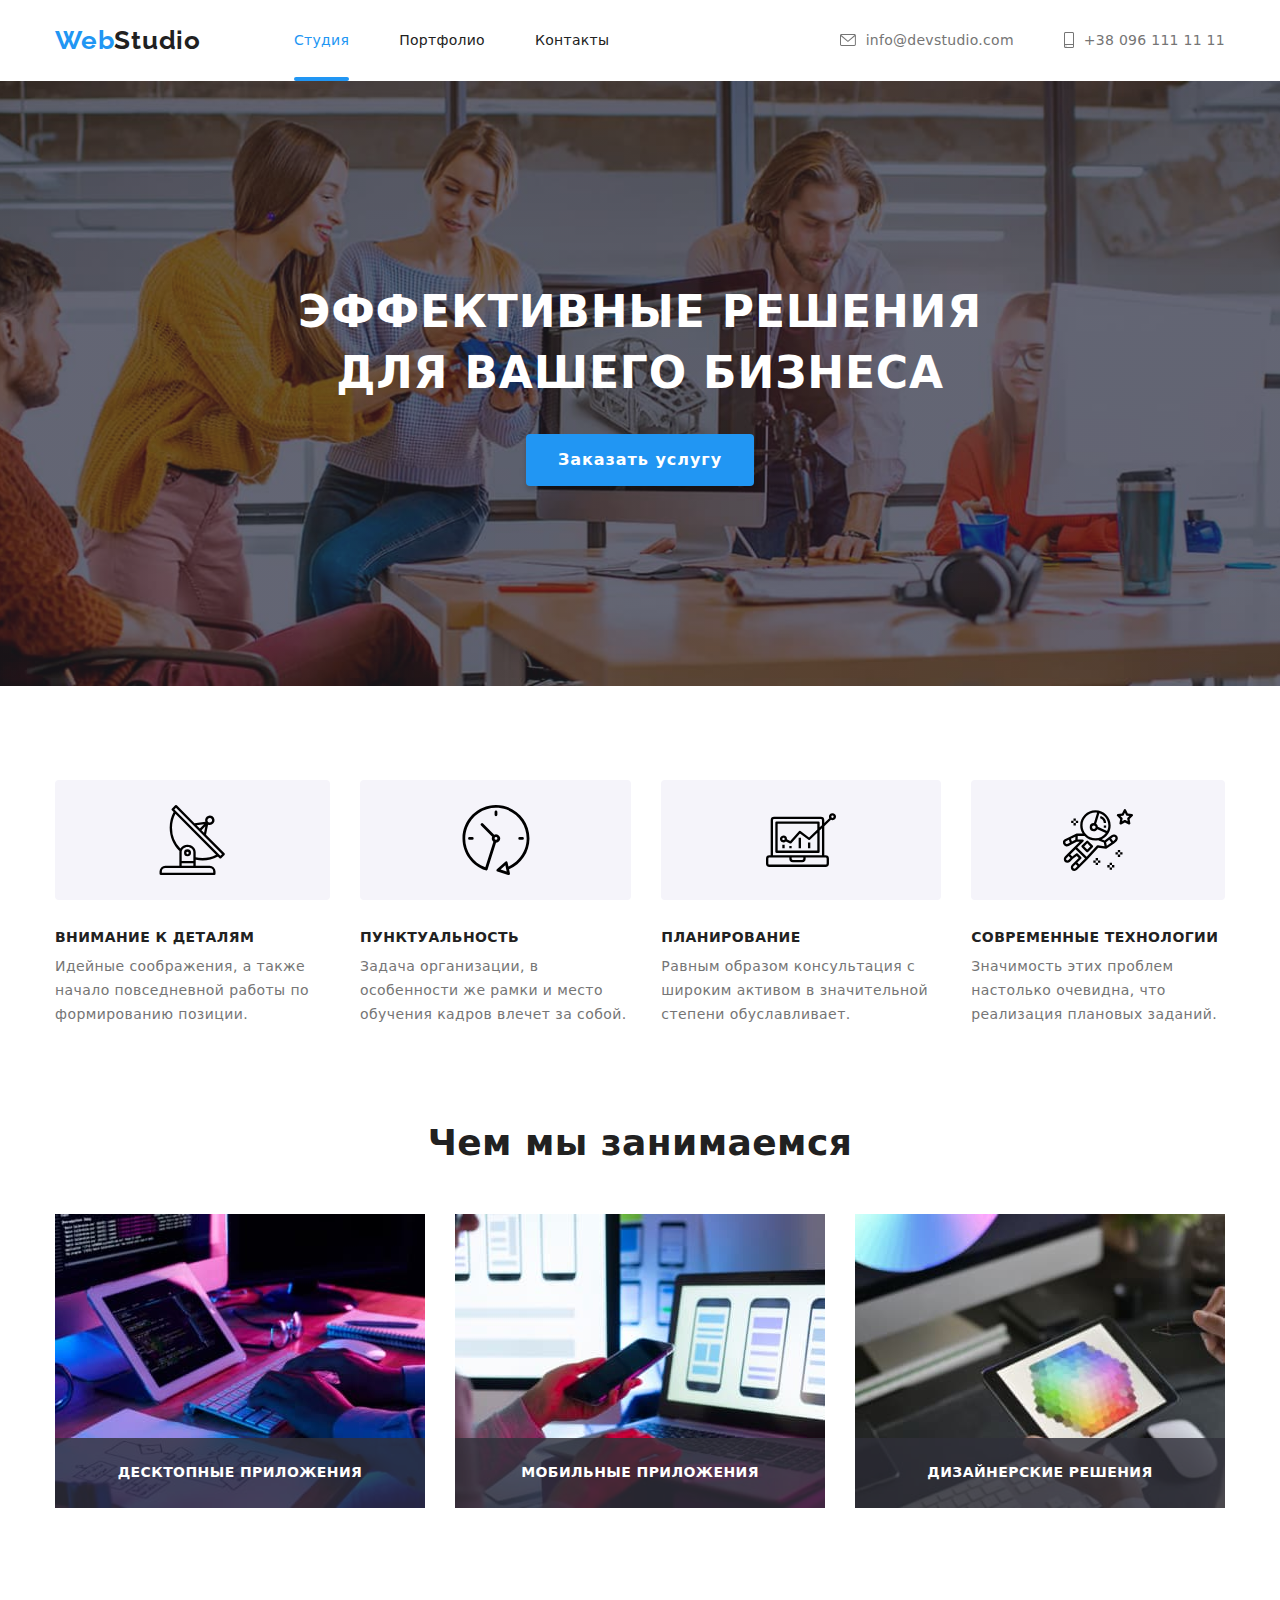
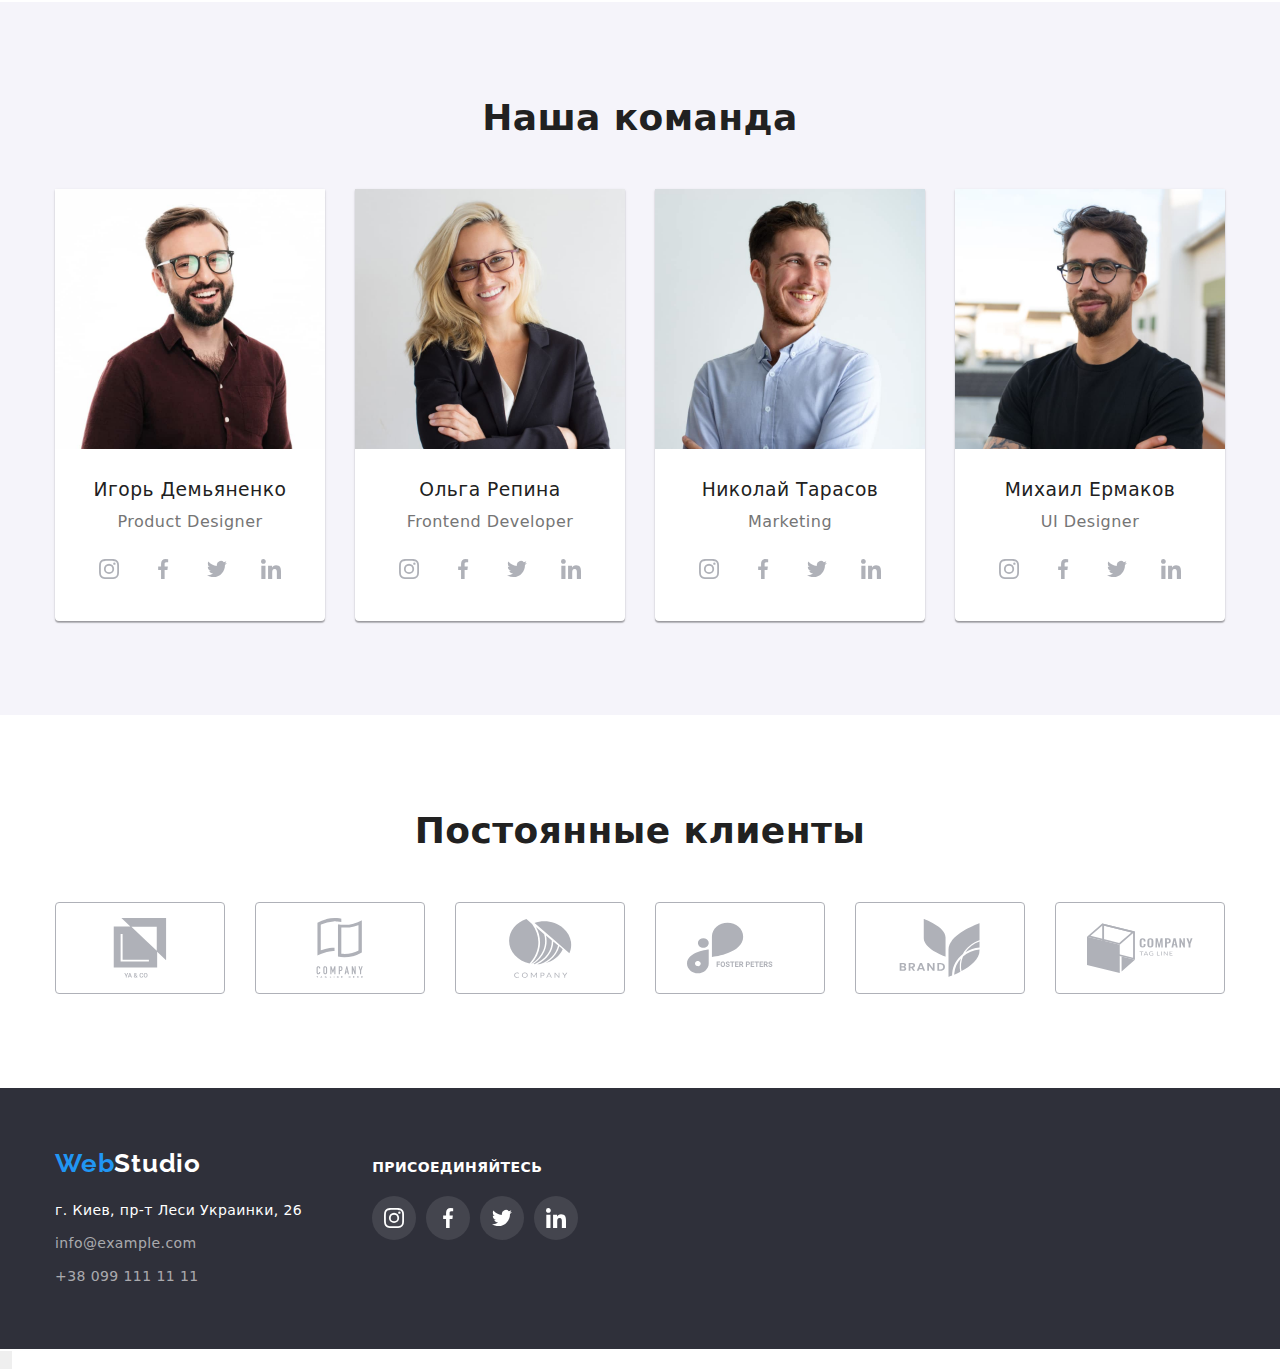
<file: index.html>
<!DOCTYPE html>
<html lang="en">

<head>
    <meta charset="UTF-8">
    <meta http-equiv="X-UA-Compatible" content="IE=edge">
    <meta name="viewport" content="width=device-width, initial-scale=1.0">
    <title>Studio</title>

    <link rel="preconnect" href="https://fonts.googleapis.com">
    <link rel="preconnect" href="https://fonts.gstatic.com" crossorigin>
    <link href="https://fonts.googleapis.com/css2?family=Raleway:wght@700&family=Roboto:wght@400;500;700&display=swap"
        rel="stylesheet">

    <link rel="stylesheet"
    href="https://cdnjs.cloudflare.com/ajax/libs/modern-normalize/1.0.0/modern-normalize.min.css"
    integrity="sha512-ISS7cAi1PEhQ8jnbJpJZMd29NlhNj4AWYyLOSp2CE/CsHxTCu+r+t0D2yoJudVrd0/8fTVPUVDzY5Tvli75u/g=="
    crossorigin="anonymous">

    <link rel="stylesheet" href="./css/modern-normalize.css">
    <link rel="stylesheet" href="./css/styles.css">
</head>

<body>
        <header>
            <div class="conteiner">
                <div class="header-content">
                    <a href="./index.html" class="logo-begin">Web<span class="logo-end">Studio</span></a>
                    <nav class="navigation">
                        <ul class="header-list">
                            <li class="header-item"><a href="./index.html" class="active-page header-item-link">Студия</a></li>
                            <li class="header-item"><a href="./portfolio.html" class="pasiv-link header-item-link">Портфолио</a></li>
                            <li class="header-item"><a href="" class="pasiv-link header-item-link">Контакты</a></li>
                        </ul>
                    </nav>
                    <ul class="header-list header-contacts">
                        <li class="header-item"> 
                            <a href="mailto:info@devstudio.com" class="header-item-link">
                                <svg class="header-icon mail">
                                    <use href="./images/studio/icons.svg#icon-envelope">                                </use>
                                </svg>
                                info@devstudio.com
                            </a> 
                        </li>
                        <li class="header-item"> 
                            <a href="tel:+380961111111" class="header-item-link">
                                <svg class="header-icon phone">
                                    <use href="./images/studio/icons.svg#icon-smartphone">                                </use>
                                </svg>
                                +38 096 111 11 11
                            </a> 
                        </li>
                    </ul>
                </div>
            </div>
        </header>
    <main>
        <section class="hero hero-bg">
            <div class="conteiner">
                <h1 class="hero-title">Эффективные решения <br> для вашего бизнеса</h1>
                <button type="button" class="hero-button" data-modal-open>Заказать услугу</button>
            </div>
        </section>
        <section class="section qualities"> 
            <div class="conteiner">
                <ul class="qualities-list">
                    <li class="qualities-item">
                        <div class="qualities-bg">
                            <svg class="qualities-icon">
                            <use href="./images/studio/icons.svg#icon-attention"></use>
                        </svg>
                        </div>
                        <h3 class="qualities-title">Внимание к деталям</h3>
                        <p class="qualities-description">Идейные соображения, а также начало повседневной работы по
                            формированию позиции.</p>
                    </li>

                    <li class="qualities-item">
                        <div class="qualities-bg">
                            <svg class="qualities-icon">
                            <use href="./images/studio/icons.svg#icon-clock"></use>
                        </svg>
                        </div>
                        <h3 class="qualities-title">Пунктуальность</h3>
                        <p class="qualities-description">Задача организации, в особенности же рамки и место обучения кадров
                            влечет за собой.</p>
                    </li>

                    <li class="qualities-item">
                        <div class="qualities-bg">
                            <svg class="qualities-icon">
                            <use href="./images/studio/icons.svg#icon-diagram"></use>
                        </svg>
                        </div>
                        <h3 class="qualities-title">Планирование</h3>
                        <p class="qualities-description">Равным образом консультация с широким активом в значительной степени
                            обуславливает.</p>
                    </li>

                    <li class="qualities-item">
                        <div class="qualities-bg">
                            <svg class="qualities-icon">
                            <use href="./images/studio/icons.svg#icon-astronaut"></use>
                        </svg>
                        </div>
                        <h3 class="qualities-title">Современные технологии</h3>
                        <p class="qualities-description">Значимость этих проблем настолько очевидна, что реализация плановых
                            заданий.</p>
                    </li>
                </ul>
            </div>
        </section>
        <section class="section">
            <div class="conteiner">
                <h2 class="works-title">Чем мы занимаемся</h2>
                <ul class="works-list">
                    <li class="works-item">
                        <div class="works-item-wraper">
                            <img src="./images/studio/project1.jpg" alt="WorkType" width="370">
                            <p class="works-description">Десктопные приложения</p>
                        </div>
                    </li>
                    <li class="works-item">
                        <div class="works-item-wraper">
                            <img src="./images/studio/project2.jpg" alt="WorkType" width="370">
                            <p class="works-description">Мобильные приложения</p>
                        </div>
                    </li>
                    <li class="works-item">
                        <div class="works-item-wraper">
                            <img src="./images/studio/project3.jpg" alt="WorkType" width="370">
                            <p class="works-description">Дизайнерские решения</p>
                        </div>
                    </li>
                </ul>
            </div>
        </section>
        <section class="section team">
            <div class="conteiner">
                <h2 class="team-title">Наша команда</h2>
                <ul class="team-list">
                    <li class="team-item">
                        <img src="./images/studio/igor.jpg" alt="Worker" >
                        <div class="team-desription">    
                            <h3>Игорь Демьяненко</h3>
                            <p>Product Designer</p>
                            <ul class="team-icons-list">
                                <li class="team-icons-item">
                                    <a href="https://www.instagram.com" class="team-item-link">
                                        <svg class="team-icon">
                                            <use href="./images/studio/icons.svg#icon-instagram"></use>
                                        </svg>
                                    </a>
                                </li>
                                <li class="team-icons-item">
                                    <a href="https://www.facebook.com" class="team-item-link">
                                        <svg class="team-icon">
                                            <use href="./images/studio/icons.svg#icon-facebook"></use>
                                        </svg>
                                    </a>
                                </li>
                                <li class="team-icons-item">
                                    <a href="https://twitter.com" class="team-item-link">
                                        <svg class="team-icon">
                                            <use href="./images/studio/icons.svg#icon-twitter"></use>
                                        </svg>
                                    </a>
                                </li>
                                <li class="team-icons-item">
                                    <a href="https://www.linkedin.com" class="team-item-link">
                                        <svg class="team-icon">
                                            <use href="./images/studio/icons.svg#icon-linkedin"></use>
                                        </svg>
                                    </a>
                                </li>
                            </ul>
                        </div>
                    </li>
                    <li class="team-item">
                        <img src="./images/studio/OlgaR.jpg" alt="Worker">
                        <div class="team-desription">    
                            <h3>Ольга Репина</h3>
                            <p>Frontend Developer</p>
                            <ul class="team-icons-list">
                                <li class="team-icons-item">
                                    <a href="https://www.instagram.com" class="team-item-link">
                                        <svg class="team-icon">
                                            <use href="./images/studio/icons.svg#icon-instagram"></use>
                                        </svg>
                                    </a>
                                </li>
                                <li class="team-icons-item">
                                    <a href="https://www.facebook.com" class="team-item-link">
                                        <svg class="team-icon">
                                            <use href="./images/studio/icons.svg#icon-facebook"></use>
                                        </svg>
                                    </a>
                                </li>
                                <li class="team-icons-item">
                                    <a href="https://twitter.com" class="team-item-link">
                                        <svg class="team-icon">
                                            <use href="./images/studio/icons.svg#icon-twitter"></use>
                                        </svg>
                                    </a>
                                </li>
                                <li class="team-icons-item">
                                    <a href="https://www.linkedin.com" class="team-item-link">
                                        <svg class="team-icon">
                                            <use href="./images/studio/icons.svg#icon-linkedin"></use>
                                        </svg>
                                    </a>
                                </li>
                            </ul>
                        </div>
                    </li>
                    <li class="team-item">
                        <img src="./images/studio/NicolayT.jpg" alt="Worker">
                        <div class="team-desription">    
                            <h3>Николай Тарасов</h3>
                            <p>Marketing</p>
                            <ul class="team-icons-list">
                                <li class="team-icons-item">
                                    <a href="https://www.instagram.com" class="team-item-link">
                                        <svg class="team-icon">
                                            <use href="./images/studio/icons.svg#icon-instagram"></use>
                                        </svg>
                                    </a>
                                </li>
                                <li class="team-icons-item">
                                    <a href="https://www.facebook.com" class="team-item-link">
                                        <svg class="team-icon">
                                            <use href="./images/studio/icons.svg#icon-facebook"></use>
                                        </svg>
                                    </a>
                                </li>
                                <li class="team-icons-item">
                                    <a href="https://twitter.com" class="team-item-link">
                                        <svg class="team-icon">
                                            <use href="./images/studio/icons.svg#icon-twitter"></use>
                                        </svg>
                                    </a>
                                </li>
                                <li class="team-icons-item">
                                    <a href="https://www.linkedin.com" class="team-item-link">
                                        <svg class="team-icon">
                                            <use href="./images/studio/icons.svg#icon-linkedin"></use>
                                        </svg>
                                    </a>
                                </li>
                            </ul>
                        </div>
                    </li>
                    <li class="team-item">
                        <img src="./images/studio/MihailE.jpg" alt="Worker">
                        <div class="team-desription">    
                            <h3>Михаил Ермаков</h3>
                            <p>UI Designer</p>
                            <ul class="team-icons-list">
                                <li class="team-icons-item">
                                    <a href="https://www.instagram.com" class="team-item-link">
                                        <svg class="team-icon">
                                            <use href="./images/studio/icons.svg#icon-instagram"></use>
                                        </svg>
                                    </a>
                                </li>
                                <li class="team-icons-item">
                                    <a href="https://www.facebook.com" class="team-item-link">
                                        <svg class="team-icon">
                                            <use href="./images/studio/icons.svg#icon-facebook"></use>
                                        </svg>
                                    </a>
                                </li>
                                <li class="team-icons-item">
                                    <a href="https://twitter.com" class="team-item-link">
                                        <svg class="team-icon">
                                            <use href="./images/studio/icons.svg#icon-twitter"></use>
                                        </svg>
                                    </a>
                                </li>
                                <li class="team-icons-item">
                                    <a href="https://www.linkedin.com" class="team-item-link">
                                        <svg class="team-icon">
                                            <use href="./images/studio/icons.svg#icon-linkedin"></use>
                                        </svg>
                                    </a>
                                </li>
                            </ul>
                        </div>
                    </li>
                </ul>
            </div>
        </section>
        <section class="section">
            <div class="conteiner">
                <h2 class="team-title">Постоянные клиенты</h2>
                <ul class="clints-list">
                    <li class="clients-item">
                        <a href="https://goit.ua/" class="clients-link">
                            <svg class="clients-icon">
                                <use href="./images/studio/icons.svg#icon-client1"></use>
                            </svg>
                        </a>
                    </li>
                    <li class="clients-item">
                        <a href="https://goit.ua/" class="clients-link">
                            <svg class="clients-icon">
                                <use href="./images/studio/icons.svg#icon-client2"></use>
                            </svg>
                        </a>
                    </li>
                    <li class="clients-item">
                        <a href="https://goit.ua/" class="clients-link">
                            <svg class="clients-icon">
                                <use href="./images/studio/icons.svg#icon-client3"></use>
                            </svg>
                        </a>
                    </li>
                    <li class="clients-item">
                        <a href="https://goit.ua/" class="clients-link">
                            <svg class="clients-icon">
                                <use href="./images/studio/icons.svg#icon-client4"></use>
                            </svg>
                        </a>
                    </li>
                    <li class="clients-item">
                        <a href="https://goit.ua/" class="clients-link">
                            <svg class="clients-icon">
                                <use href="./images/studio/icons.svg#icon-client5"></use>
                            </svg>
                        </a>
                    </li>
                    <li class="clients-item">
                        <a href="https://goit.ua/" class="clients-link">
                            <svg class="clients-icon">
                                <use href="./images/studio/icons.svg#icon-client6"></use>
                            </svg>
                        </a>
                    </li>
                </ul>
            </div>
        </section>
    </main>
    <footer class="footer">
        <div class="conteiner bottom">
            <div>
                <a href="./index.html" class="logo-begin footer-logo">Web<span class="logo-end-footer">Studio</span></a>
                <address class="address">
                <ul>
                    <li><a href="https://goo.gl/maps/HEohECTBFWKMRiFx7" target="_blank" class="location">г. Киев, пр-т Леси
                            Украинки, 26</a></li>
                    <li><a href="mailto:info@devstudio.com" class="footer-contacts">info@example.com</a></li>
                    <li><a href="tel:+380961111111" class="footer-contacts">+38 099 111 11 11</a></li>
                </ul>
                </address>
            </div>
            <div class="footer-networks">
                <h2 class="footer-net-title">присоединяйтесь</h2>
                <ul class="footer-net-list">
                    <li class="footer-net-item">
                        <a href="https://www.instagram.com" class="footer-net-link">
                        <svg class="footer-icon">
                            <use href="./images/studio/icons.svg#icon-instagram"></use>
                        </svg>
                        </a>
                    </li>

                    <li class="footer-net-item">
                        <a href="https://www.facebook.com" class="footer-net-link">
                        <svg class="footer-icon">
                            <use href="./images/studio/icons.svg#icon-facebook"></use>
                        </svg>
                        </a>
                    </li>

                    <li class="footer-net-item">
                        <a href="https://www.twitter.com" class="footer-net-link">
                        <svg class="footer-icon">
                            <use href="./images/studio/icons.svg#icon-twitter"></use>
                        </svg>
                        </a>
                    </li>

                    <li class="footer-net-item">
                        <a href="https://www.linkedin.com" class="footer-net-link">
                        <svg class="footer-icon">
                            <use href="./images/studio/icons.svg#icon-linkedin"></use>
                        </svg>
                        </a>
                    </li>
                </ul>
            </div>
        </div>
    </footer>
    <div class="backdrop is-hidden" data-modal>
        <div class="modal">
            <button class="modal-close-button" data-modal-close>
                <svg class="modal-close-icon">
                    <use href="./images/studio/icons.svg#icon-cros"></use>
                </svg>
            </button>
        </div>
    </div>
    <script src="./js/modal.js"></script>
    <button type="button">
        <a href="#"></a>
    </button>
</body>

</html>
</file>
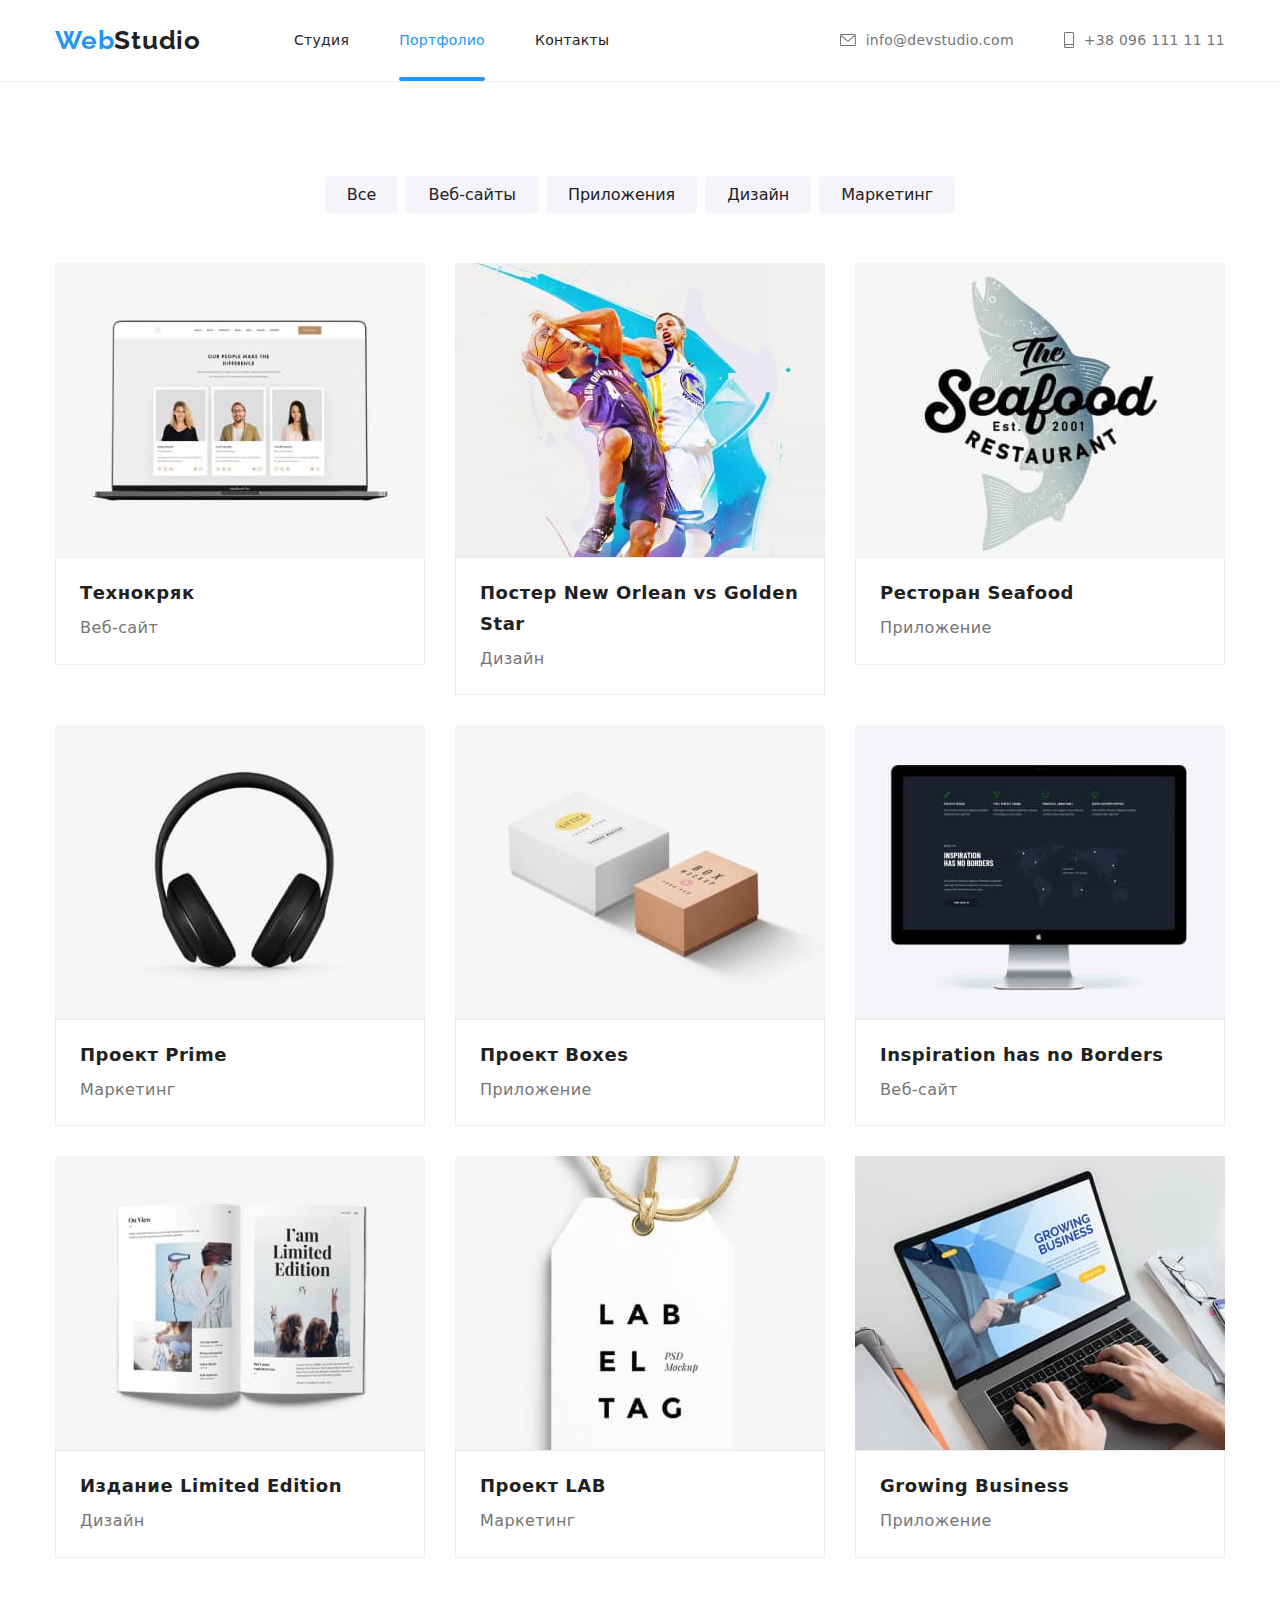
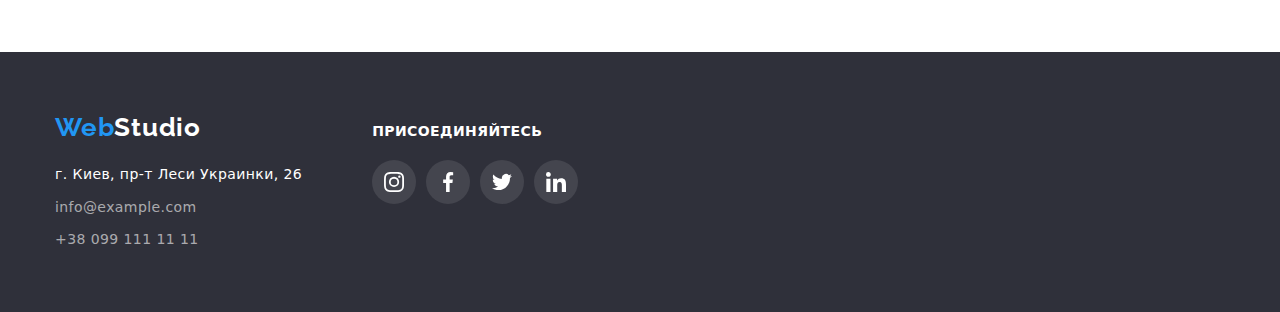
<file: portfolio.html>
<!DOCTYPE html>
<html lang="en">
<head>
    <meta charset="UTF-8">
    <meta http-equiv="X-UA-Compatible" content="IE=edge">
    <meta name="viewport" content="width=device-width, initial-scale=1.0">
    <title>Portfolio</title>

    <link rel="preconnect" href="https://fonts.googleapis.com">
    <link rel="preconnect" href="https://fonts.gstatic.com" crossorigin>
    <link href="https://fonts.googleapis.com/css2?family=Raleway:wght@700&family=Roboto:wght@400;500;700&display=swap"
    rel="stylesheet">

    <link rel="stylesheet" href="./css/modern-normalize.css">
    <link rel="stylesheet" href="./css/styles.css">
</head>

<body>
        <header class="portfolio-header">
            <div class="conteiner">
                <div class="header-content">
                    <a href="./index.html" class="logo-begin">Web<span class="logo-end">Studio</span></a>
                    <nav class="navigation">
                        <ul class="header-list">
                            <li class="header-item"><a href="./index.html" class="pasiv-link header-item-link">Студия</a></li>
                            <li class="header-item"><a href="./portfolio.html" class="active-page header-item-link">Портфолио</a></li>
                            <li class="header-item"><a href="" class="pasiv-link header-item-link">Контакты</a></li>
                        </ul>
                    </nav>
                    <ul class="header-list header-contacts">
                        <li class="header-item">
                            <a href="mailto:info@devstudio.com" class="header-item-link">
                                <svg class="header-icon mail">
                                    <use href="./images/studio/icons.svg#icon-envelope"> </use>
                                </svg>
                                info@devstudio.com
                            </a>
                        </li>
                        <li class="header-item">
                            <a href="tel:+380961111111" class="header-item-link">
                                <svg class="header-icon phone">
                                    <use href="./images/studio/icons.svg#icon-smartphone"> </use>
                                </svg>
                                +38 096 111 11 11
                            </a>
                        </li>
                    </ul>
                </div>
            </div>
        </header>
        <main>
            <section class="section">
                <div class="conteiner">
                    <h1 class="visually-hidden">Наши работы</h1>
                    <ul class="filter-list">
                        <li class="filter-item">
                            <button type="button" class="filter-btn"> Все </button>
                        </li>
                        <li class="filter-item">
                            <button type="button" class="filter-btn"> Веб-сайты </button>
                        </li>
                        <li class="filter-item">
                            <button type="button" class="filter-btn"> Приложения </button>
                        </li>
                        <li class="filter-item">
                            <button type="button" class="filter-btn"> Дизайн </button>
                        </li>
                        <li class="filter-item">
                            <button type="button" class="filter-btn"> Маркетинг </button>
                        </li>
                    </ul>
                    <ul class="portfolio-net">
                        <li class="portfolio-net-item">
                            <a href="#" class="portfolio-net-link">
                                <div class="portfolio-net-wraper">
                                    <img src="./images/portfolio/tehnokryak.jpg" alt="tehnokryak">
                                    <p class="portfolio-net-description">Технокряк это современная площадка распространения коронавируса. Компании используют эту платформу для цифрового шпионажа и атак на защищённые сервера конкурентов.</p>
                                </div>
                                <div class="item-content">
                                    <h2>Технокряк</h2>
                                    <p>Веб-сайт</p>
                                </div>
                            </a>
                        </li>
                        
                        <li class="portfolio-net-item">
                            <a href="#" class="portfolio-net-link">
                                <div class="portfolio-net-wraper">
                                    <img src="./images/portfolio/Poster.jpg" alt="poster">
                                    <p class="portfolio-net-description">Технокряк это современная площадка распространения коронавируса. Компании используют эту платформу для цифрового шпионажа и атак на защищённые сервера конкурентов.</p>
                                </div>
                                <div class="item-content">
                                    <h2>Постер New Orlean vs Golden Star</h2>
                                    <p>Дизайн</p>
                                </div>
                            </a>
                        </li>

                        <li class="portfolio-net-item">
                            <a href="#" class="portfolio-net-link">
                                <div class="portfolio-net-wraper">
                                    <img src="./images/portfolio/seafood.jpg" alt="seafood">
                                    <p class="portfolio-net-description">Технокряк это современная площадка распространения коронавируса. Компании используют эту платформу для цифрового шпионажа и атак на защищённые сервера конкурентов.</p>
                                </div>
                                <div class="item-content">
                                    <h2>Ресторан Seafood</h2>
                                    <p>Приложение</p>
                                </div>
                            </a>
                        </li>

                        <li class="portfolio-net-item">
                            <a href="#" class="portfolio-net-link">
                                <div class="portfolio-net-wraper">
                                    <img src="./images/portfolio/prime.jpg" alt="prime">
                                    <p class="portfolio-net-description">Технокряк это современная площадка распространения коронавируса. Компании используют эту платформу для цифрового шпионажа и атак на защищённые сервера конкурентов.</p>
                                </div>
                                <div class="item-content">
                                    <h2>Проект Prime</h2>
                                    <p>Маркетинг</p>
                                </div>
                            </a>
                        </li>

                        <li class="portfolio-net-item">
                            <a href="#" class="portfolio-net-link">
                                <div class="portfolio-net-wraper">
                                    <img src="./images/portfolio/boxes.jpg" alt="boxes">
                                    <p class="portfolio-net-description">Технокряк это современная площадка распространения коронавируса. Компании используют эту платформу для цифрового шпионажа и атак на защищённые сервера конкурентов.</p>
                                </div>
                                <div class="item-content">
                                    <h2>Проект Boxes</h2>
                                    <p>Приложение</p>
                                </div>
                            </a>
                        </li>

                        <li class="portfolio-net-item">
                            <a href="#" class="portfolio-net-link">
                                <div class="portfolio-net-wraper">
                                    <img src="./images/portfolio/inspiration.jpg" alt="inspiration">
                                    <p class="portfolio-net-description">Технокряк это современная площадка распространения коронавируса. Компании используют эту платформу для цифрового шпионажа и атак на защищённые сервера конкурентов.</p>
                                </div>
                                <div class="item-content">
                                    <h2>Inspiration has no Borders</h2>
                                    <p>Веб-сайт</p>
                                </div>
                            </a>
                        </li>

                        <li class="portfolio-net-item">
                            <a href="#" class="portfolio-net-link">
                                <div class="portfolio-net-wraper">
                                    <img src="./images/portfolio/limited_edition.jpg" alt="limited_edition">
                                    <p class="portfolio-net-description">Технокряк это современная площадка распространения коронавируса. Компании используют эту платформу для цифрового шпионажа и атак на защищённые сервера конкурентов.</p>
                                </div>
                                <div class="item-content">
                                    <h2>Издание Limited Edition</h2>
                                    <p>Дизайн</p>
                                </div>
                            </a>
                        </li>
                        
                        <li class="portfolio-net-item">
                            <a href="#" class="portfolio-net-link">
                                <div class="portfolio-net-wraper">
                                    <img src="./images/portfolio/lab.jpg" alt="lab">
                                    <p class="portfolio-net-description">Технокряк это современная площадка распространения коронавируса. Компании используют эту платформу для цифрового шпионажа и атак на защищённые сервера конкурентов.</p>
                                </div>
                                <div class="item-content">
                                    <h2>Проект LAB</h2>
                                    <p>Маркетинг</p>
                                </div>
                            </a>
                        </li>
                        
                        <li class="portfolio-net-item">
                            <a href="#" class="portfolio-net-link">
                                <div class="portfolio-net-wraper">
                                    <img src="./images/portfolio/business.jpg" alt="business">
                                    <p class="portfolio-net-description">Технокряк это современная площадка распространения коронавируса. Компании используют эту платформу для цифрового шпионажа и атак на защищённые сервера конкурентов.</p>
                                </div>
                                <div class="item-content">
                                    <h2>Growing Business</h2>
                                    <p>Приложение</p>
                                </div>
                            </a>
                        </li>
                    </ul>
                </div>
            </section>
        </main>
        <footer class="footer">
            <div class="conteiner bottom">
                <div>
                    <a href="./index.html" class="logo-begin footer-logo">Web<span class="logo-end-footer">Studio</span></a>
                    <address class="address">
                        <ul>
                            <li><a href="https://goo.gl/maps/HEohECTBFWKMRiFx7" target="_blank" class="location">г. Киев, пр-т
                                    Леси
                                    Украинки, 26</a></li>
                            <li><a href="mailto:info@devstudio.com" class="footer-contacts">info@example.com</a></li>
                            <li><a href="tel:+380961111111" class="footer-contacts">+38 099 111 11 11</a></li>
                        </ul>
                    </address>
                </div>
                <div class="footer-networks">
                    <h2 class="footer-net-title">присоединяйтесь</h2>
                    <ul class="footer-net-list">
                        <li class="footer-net-item">
                            <a href="https://www.instagram.com" class="footer-net-link">
                                <svg class="footer-icon">
                                    <use href="./images/studio/icons.svg#icon-instagram"></use>
                                </svg>
                            </a>
                        </li>
        
                        <li class="footer-net-item">
                            <a href="https://www.facebook.com" class="footer-net-link">
                                <svg class="footer-icon">
                                    <use href="./images/studio/icons.svg#icon-facebook"></use>
                                </svg>
                            </a>
                        </li>
        
                        <li class="footer-net-item">
                            <a href="https://www.twitter.com" class="footer-net-link">
                                <svg class="footer-icon">
                                    <use href="./images/studio/icons.svg#icon-twitter"></use>
                                </svg>
                            </a>
                        </li>
        
                        <li class="footer-net-item">
                            <a href="https://www.linkedin.com" class="footer-net-link">
                                <svg class="footer-icon">
                                    <use href="./images/studio/icons.svg#icon-linkedin"></use>
                                </svg>
                            </a>
                        </li>
                    </ul>
                </div>
            </div>
        </footer>
</body>
</html>
</file>
<file: css/styles.css>
:root {
  --primeri-text-color: #757575;
  --title-text-color: #212121;
  --accent-color: #2196f3;
  --main-bcg-color: #ffffff;
  --team-bcg-color: #f5f4fa;
  --footer-bcg-color: #2f303a;
  --footer-contacts-color: rgba(255, 255, 255, 0.6);
  --portfolio-border: #ececec;
  --team-link-color: #afb1b8;
  --hero-gradient: rgba(47, 48, 58, 0.4);
  --footer-icons-bg: rgba(255, 255, 255, 0.1);
  --backdrop-color: rgba(0, 0, 0, 0.2);
  --main-cubic: cubic-bezier(0.4, 0, 0.2, 1);
}

html {
  color: var(--primeri-text-color);
  background-color: var(--main-bcg-color);
  font-family: Roboto;
  font-size: 14px;
  line-height: 1.7;
  letter-spacing: 0.03em;
}

ul {
  list-style-type: none;
  margin: 0;
  padding: 0;
}

a {
  font-style: normal;
  text-decoration: none;
  color: var(--title-text-color);
  margin: 0;
  padding: 0;
  display: inline-block;
}

button {
  display: inline;

  border: none;
  cursor: pointer;
}

h1,
h2,
h3,
h4,
h5,
h6,
p {
  margin: 0;
}

img {
  display: block;
  max-width: 100%;
  height: auto;
}

.conteiner {
  width: 1200px;
  padding-right: 15px;
  padding-left: 15px;
  margin-left: auto;
  margin-right: auto;
}

/* -----------------Header -----------------*/

.header-content {
  display: flex;
  align-items: center;
}

.logo-begin {
  color: var(--accent-color);
  font-family: Raleway;
  font-weight: 700;
  font-size: 26px;
  line-height: 1.2;
  letter-spacing: 0.03em;
}

.logo-end {
  color: var(--title-text-color);
}

.active-page {
  color: var(--accent-color);
}

.active-page::after {
  position: absolute;
  content: "";

  bottom: 0;

  display: block;
  width: 100%;
  height: 4px;
  background-color: var(--accent-color);
  border-radius: 2px;
}

.navigation {
  margin-left: 93px;
}

.header-list {
  display: flex;
}

.header-item + .header-item {
  margin-left: 50px;
}

.header-list.header-contacts {
  margin-left: auto;
}

.header-item {
  position: relative;

  font-weight: 500;
  font-size: 14px;
  line-height: 1.2;
  letter-spacing: 0.02em;
}

.header-item {
  display: flex;
  align-items: center;
}

.header-item-link {
  padding-top: 32px;
  padding-bottom: 32px;

  transition-property: color;
  transition-duration: 250ms;
  transition-timing-function: var(--main-cubic);
}

.header-item-link:hover,
.header-item-link:focus {
  color: var(--accent-color);
}

.pasiv-link::after {
  position: absolute;
  content: "";

  bottom: 0;

  display: block;
  width: 100%;
  height: 4px;
  background-color: var(--accent-color);
  border-radius: 2px;

  transform: scale(0);
  transition-property: transform;
  transition-duration: 250ms;
  transition-timing-function: var(--main-cubic);
}

.pasiv-link:hover:after,
.pasiv-link:focus:after {
  transform: scale(1);
}

.header-contacts a {
  display: flex;
  align-items: center;
  font-weight: 500;
  font-size: 14px;
  line-height: 1.2;
  letter-spacing: 0.02em;
  color: var(--primeri-text-color);
}

.header-icon {
  margin-right: 10px;

  fill: currentColor;
}

.header-icon.mail {
  height: 12px;
  width: 16px;
}

.header-icon.phone {
  height: 16px;
  width: 10px;
}

/* --------------------Main (Studio)-------------------- */

.section {
  padding-top: 94px;
  padding-bottom: 94px;
}

.section.qualities {
  padding-bottom: 0;
}

.hero {
  padding-top: 200px;
  padding-bottom: 200px;

  background-color: var(--footer-bcg-color);
  color: var(--main-bcg-color);
  text-align: center;
  letter-spacing: 0.06em;
}

.hero-bg {
  margin-left: auto;
  margin-right: auto;

  background-image: linear-gradient(var(--hero-gradient), var(--hero-gradient)),
    url(../images/studio/hero-img.jpg);
  background-position: center;
  background-repeat: no-repeat;
  background-size: cover;
  max-width: 1600px;
}

.hero-title {
  margin-bottom: 30px;

  font-weight: 900;
  font-size: 44px;
  line-height: 1.4;
  text-transform: uppercase;
}

.hero-button {
  padding: 10px 32px;

  background: var(--accent-color);
  box-shadow: 0px 4px 4px rgba(0, 0, 0, 0.15);
  border-radius: 4px;
  font-weight: 700;
  font-size: 16px;
  line-height: 2;
  align-items: center;
  text-align: center;
  letter-spacing: 0.06em;
  color: #ffffff;
}

/* --------------------qualities-------------------- */

.qualities-list {
  display: flex;
}
.qualities-item {
  margin-right: 30px;
}
.qualities-item:last-child {
  margin-right: 0;
}

.qualities-bg {
  display: flex;
  align-items: center;
  justify-content: center;
  height: 120px;

  margin-bottom: 30px;

  background: #f5f4fa;
  border-radius: 4px;
}

.qualities-icon {
  width: 70px;
  height: 70px;
}

.qualities-title {
  margin-bottom: 10px;

  font-weight: 700;
  font-size: 14px;
  line-height: 1.1;
  letter-spacing: 0.03em;
  text-transform: uppercase;
  color: var(--title-text-color);
}

.works-item-wraper {
  position: relative;
}

.works-description {
  position: absolute;
  bottom: 0;
  left: 0;

  display: flex;
  justify-content: center;
  align-items: center;

  width: 100%;
  height: 70px;

  background-color: rgba(47, 48, 58, 0.8);

  font-weight: 700;
  font-size: 14px;
  line-height: 1.14;
  text-align: center;
  letter-spacing: 0.03em;
  text-transform: uppercase;

  color: var(--main-bcg-color);
}

.works-title,
.team-title {
  margin-bottom: 50px;

  font-weight: 700;
  font-size: 36px;
  line-height: 1.2;
  color: var(--title-text-color);
  text-align: center;
}
.works-list {
  display: flex;
}

.works-item {
  margin-right: 30px;
}
.works-item:last-child {
  margin-right: 0;
}

/* ----------------------Team---------------------- */

.team {
  background-color: var(--team-bcg-color);
  padding-bottom: 94px;
}
.team-list {
  display: flex;
}
.team-item {
  margin-right: 30px;

  font-size: 16px;
  line-height: 1.2;
  text-align: center;
  letter-spacing: 0.03em;

  background-color: var(--main-bcg-color);
  box-shadow: 0px 1px 3px rgba(0, 0, 0, 0.12), 0px 1px 1px rgba(0, 0, 0, 0.14),
    0px 2px 1px rgba(0, 0, 0, 0.2);
  border-radius: 0px 0px 4px 4px;
}

.team-item:last-child {
  margin-right: 0;
}

.team-desription {
  padding: 30px 0px;
}

.team-desription h3 {
  margin-bottom: 10px;
  font-weight: 500;
  color: var(--title-text-color);
}

.team-desription p {
  margin-bottom: 16px;
}

.team-icons-list {
  display: flex;
  justify-content: center;
}

.team-icons-item + .team-icons-item {
  margin-left: 10px;
}

.team-item-link {
  display: flex;
  align-items: center;
  justify-content: center;

  width: 44px;
  height: 44px;

  border-radius: 50%;
  color: var(--team-link-color);

  transition-property: color, background-color;
  transition-duration: 250ms;
  transition-timing-function: var(--main-cubic);
}

.team-icon {
  width: 20px;
  height: 20px;

  fill: currentColor;
}

.team-item-link:hover,
.team-item-link:focus {
  background-color: var(--accent-color);
  color: var(--main-bcg-color);
}

/* --------------------Clients-------------------- */

.clints-list {
  display: flex;
}

.clients-item + .clients-item {
  margin-left: 30px;
}

.clients-link {
  display: flex;
  align-items: center;
  justify-content: center;

  height: 92px;
  width: 170px;

  border: 1px solid var(--team-link-color);
  box-sizing: border-box;
  border-radius: 4px;
  color: var(--team-link-color);

  transition-property: color, border;
  transition-duration: 250ms;
  transition-timing-function: var(--main-cubic);
}

.clients-icon {
  width: 106px;
  height: 60px;

  fill: currentColor;
}

.clients-link:hover,
.clients-link:focus {
  color: var(--accent-color);
  border: 1px solid var(--accent-color);
}

/* --------------------Footer-------------------- */

.footer {
  padding-top: 60px;
  padding-bottom: 60px;

  background-color: var(--footer-bcg-color);
}
.conteiner.bottom {
  display: flex;
  align-items: baseline;
}
.conteiner.bottom > a {
  display: inline-block;
  margin-bottom: 20px;
}

.logo-begin.footer-logo {
  margin-bottom: 20px;
}

.logo-end-footer {
  color: var(--main-bcg-color);
}
.address li {
  display: block;
  margin-bottom: 9px;
}
.address li:last-child {
  margin-bottom: 0;
}
.footer-contacts {
  color: var(--footer-contacts-color);
}
.location {
  color: var(--main-bcg-color);
}

.footer-networks {
  margin-left: 70px;
}

.footer-net-title {
  margin-bottom: 20px;

  font-weight: 700;
  font-size: 14px;
  line-height: 1.14;
  letter-spacing: 0.03em;
  text-transform: uppercase;
  color: var(--main-bcg-color);
}

.footer-net-list {
  display: flex;
}

.footer-net-item + .footer-net-item {
  margin-left: 10px;
}

.footer-net-link {
  display: flex;
  align-items: center;
  justify-content: center;

  width: 44px;
  height: 44px;

  border-radius: 50%;
  color: var(--main-bcg-color);
  background-color: var(--footer-icons-bg);

  transition-property: background-color;
  transition-duration: 250ms;
  transition-timing-function: var(--main-cubic);
}

.footer-net-link:hover,
.footer-net-link:focus {
  background-color: var(--accent-color);
}

.footer-icon {
  width: 20px;
  height: 20px;

  fill: currentColor;
}

/*----------------- Main (Portfolio) -----------------*/

.portfolio-header {
  border-bottom: 1px solid var(--portfolio-border);
}

.portfolio-info {
  margin-top: 94px;
}

.visually-hidden {
  position: absolute;
  white-space: nowrap;
  width: 1px;
  height: 1px;
  overflow: hidden;
  border: 0;
  padding: 0;
  clip: rect(0 0 0 0);
  clip-path: inset(50%);
  margin: -1px;
}
.filter-list {
  display: flex;
  justify-content: center;
  margin-bottom: 50px;
}
.filter-item:not(:last-child) {
  margin-right: 8px;
}
.filter-btn {
  padding: 6px 22px;

  background: var(--team-bcg-color);
  border-radius: 4px;
  font-weight: 500;
  font-size: 16px;
  line-height: 1.6;
  text-align: center;
  color: var(--title-text-color);

  transition-property: box-shadow, border-radius, background-color, color;
  transition-duration: 250ms;
  transition-timing-function: var(--main-cubic);
}

.filter-btn:hover,
.filter-btn:focus {
  box-shadow: 0px 3px 1px rgba(0, 0, 0, 0.1), 0px 1px 2px rgba(0, 0, 0, 0.08),
    0px 2px 2px rgba(0, 0, 0, 0.12);
  border-radius: 4px;
  background-color: var(--accent-color);
  color: var(--main-bcg-color);
}

.portfolio-info {
  margin-bottom: 94px;
}
.portfolio-net {
  display: flex;
  flex-wrap: wrap;
}
.portfolio-net-item {
  width: calc((100% - (30px * 2)) / 3);
  margin-right: 30px;
  margin-bottom: 30px;
}

.portfolio-net-link {
  transition-property: box-shadow;
  transition-duration: 250ms;
  transition-timing-function: var(--main-cubic);
}

.portfolio-net-wraper {
  position: relative;
  overflow: hidden;
}

.portfolio-net-description {
  position: absolute;
  top: 0;
  left: 0;

  width: 100%;
  height: 100%;

  padding: 63px 24px;

  background-color: rgba(33, 150, 243, 0.9);

  font-size: 18px;
  line-height: 1.56;
  letter-spacing: 0.03em;

  color: var(--main-bcg-color);

  transform: translateY(100%);
  transition-property: transform;
  transition-duration: 250ms;
  transition-timing-function: var(--main-cubic);
}

.portfolio-net-link:hover,
.portfolio-net-link:focus {
  box-shadow: 0px 1px 1px rgba(0, 0, 0, 0.12), 0px 4px 4px rgba(0, 0, 0, 0.06),
    1px 4px 6px rgba(0, 0, 0, 0.16);
}

.portfolio-net-link:hover .portfolio-net-description,
.portfolio-net-link:focus .portfolio-net-description {
  transform: translateY(0);
}

.portfolio-net-item:nth-child(3n) {
  margin-right: 0;
}

.portfolio-net-item:nth-last-child(-n + 3) {
  margin-bottom: 0;
}

.item-content {
  padding: 20px 24px;

  border: 1px solid var(--portfolio-border);
}

.item-content h2 {
  margin-bottom: 4px;

  font-weight: 700;
  font-size: 18px;
  line-height: 1.71;
  letter-spacing: 0.03em;
  color: var(--title-text-color);
}

.item-content p {
  font-size: 16px;
  line-height: 1.9;
  color: var(--primeri-text-color);
}

/* ----------------------Modal---------------------- */
.backdrop {
  position: fixed;
  top: 0;
  left: 0;
  width: 100%;
  height: 100%;
  background-color: var(--backdrop-color);

  opacity: 1;
  visibility: visible;
  transition: opacity 250ms var(--main-cubic),
    visibility 250ms var(--main-cubic);
}

.backdrop.is-hidden {
  visibility: hidden;
  opacity: 0;
  pointer-events: none;
}

.backdrop.is-hidden .modal {
  transform: translate(-50%, -50%) scale(1.2);
}

.modal {
  position: absolute;
  top: 50%;
  left: 50%;

  width: 528px;
  height: 581px;

  background-color: var(--main-bcg-color);
  box-shadow: 0px 1px 3px rgba(0, 0, 0, 0.12), 0px 1px 1px rgba(0, 0, 0, 0.14),
    0px 2px 1px rgba(0, 0, 0, 0.2);
  border-radius: 4px;

  transform: translate(-50%, -50%) scale(1);
  transition: transform 250ms var(--main-cubic);
}

.modal-close-button {
  position: absolute;
  top: 8px;
  right: 8px;

  height: 30px;
  width: 30px;

  background-color: var(--main-bcg-color);
  border: 1px solid rgba(0, 0, 0, 0.1);
  border-radius: 50%;
}

.modal-close-icon {
  height: 11px;
  width: 11px;

  fill: currentColor;
  justify-content: center;
}
</file>
